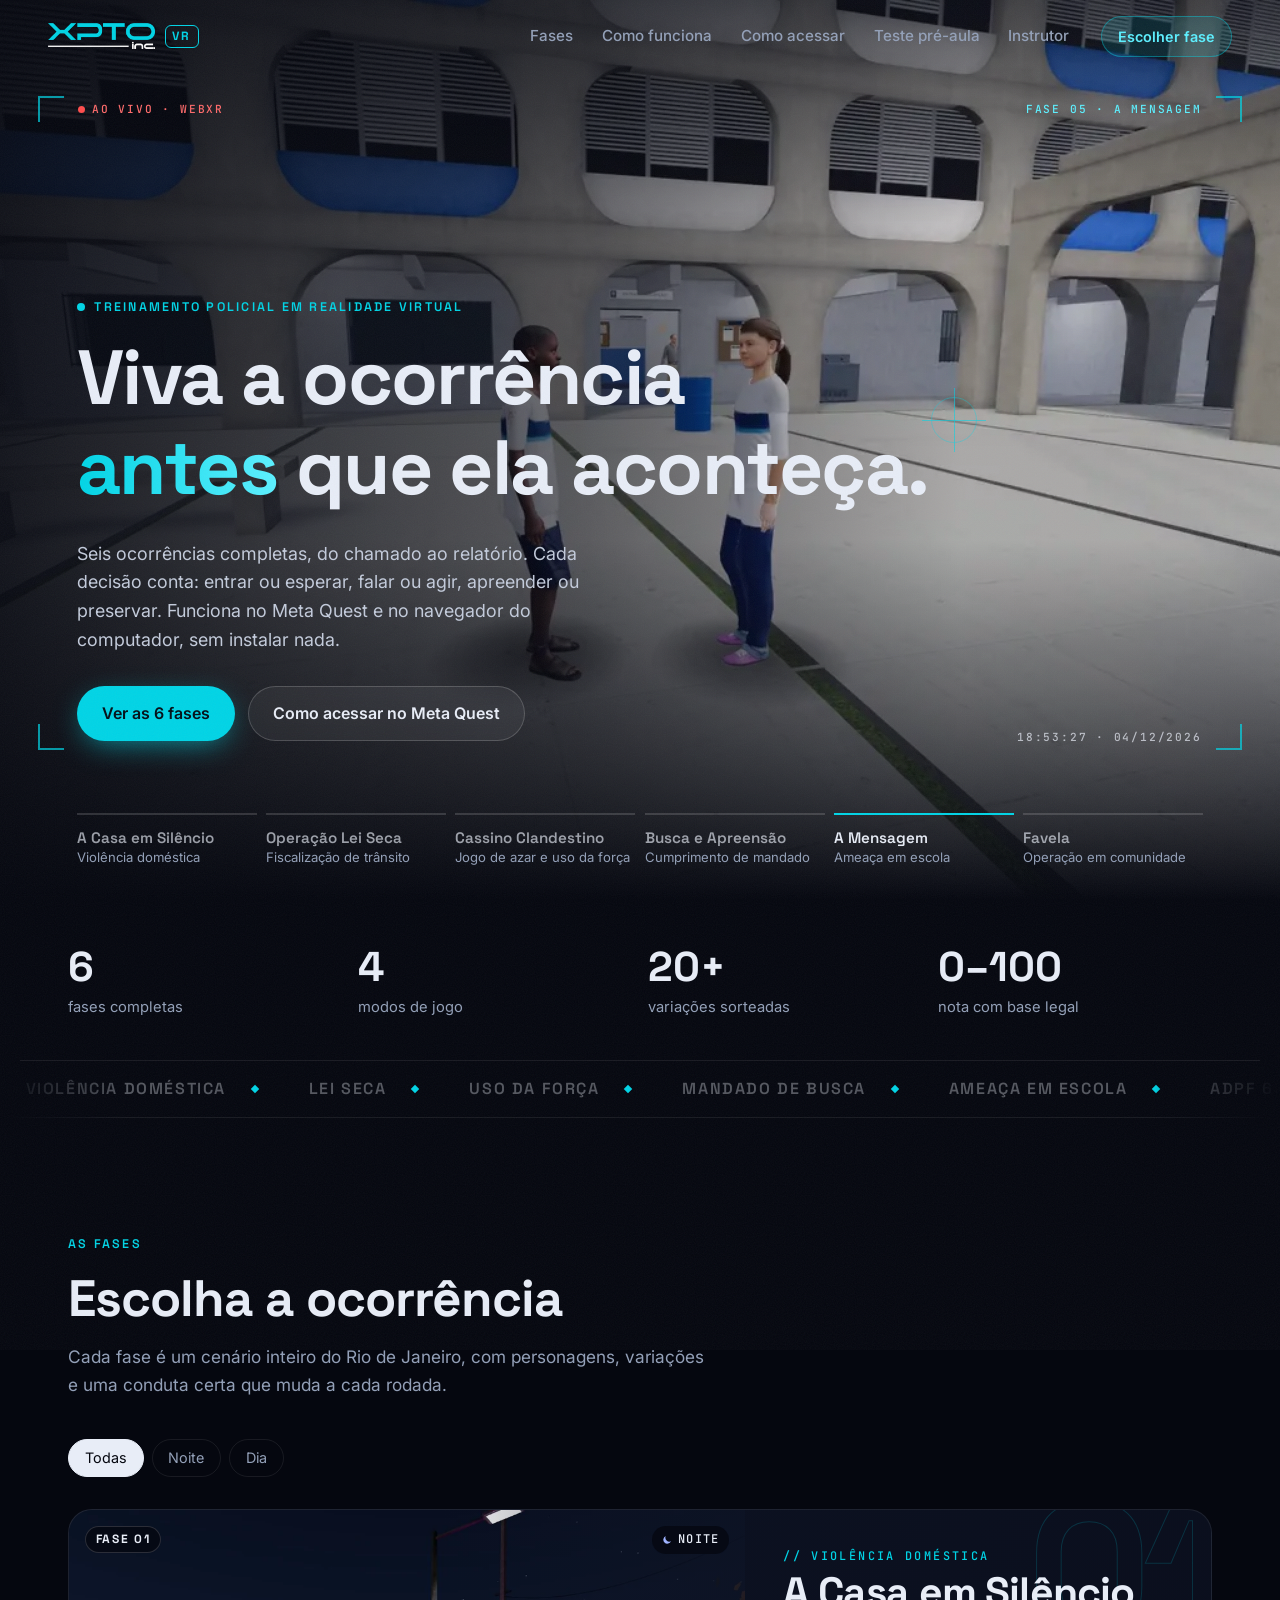
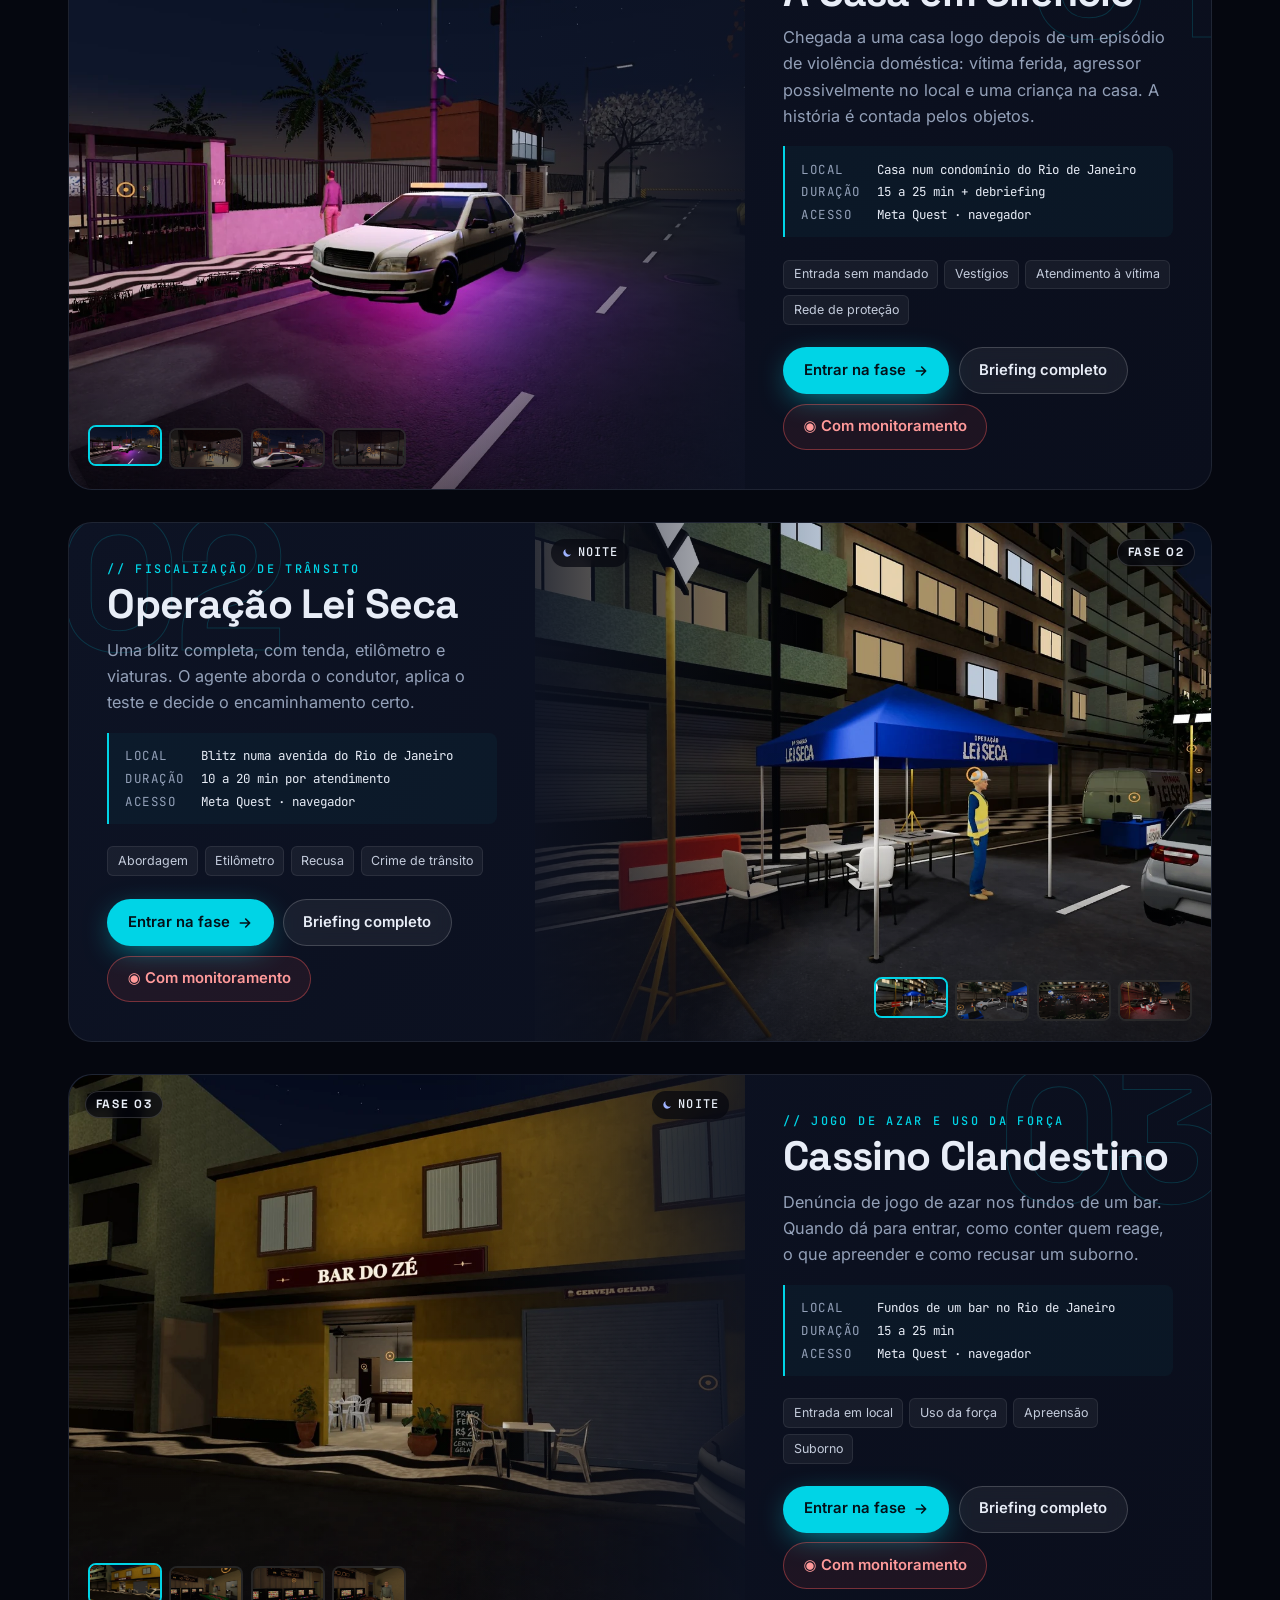
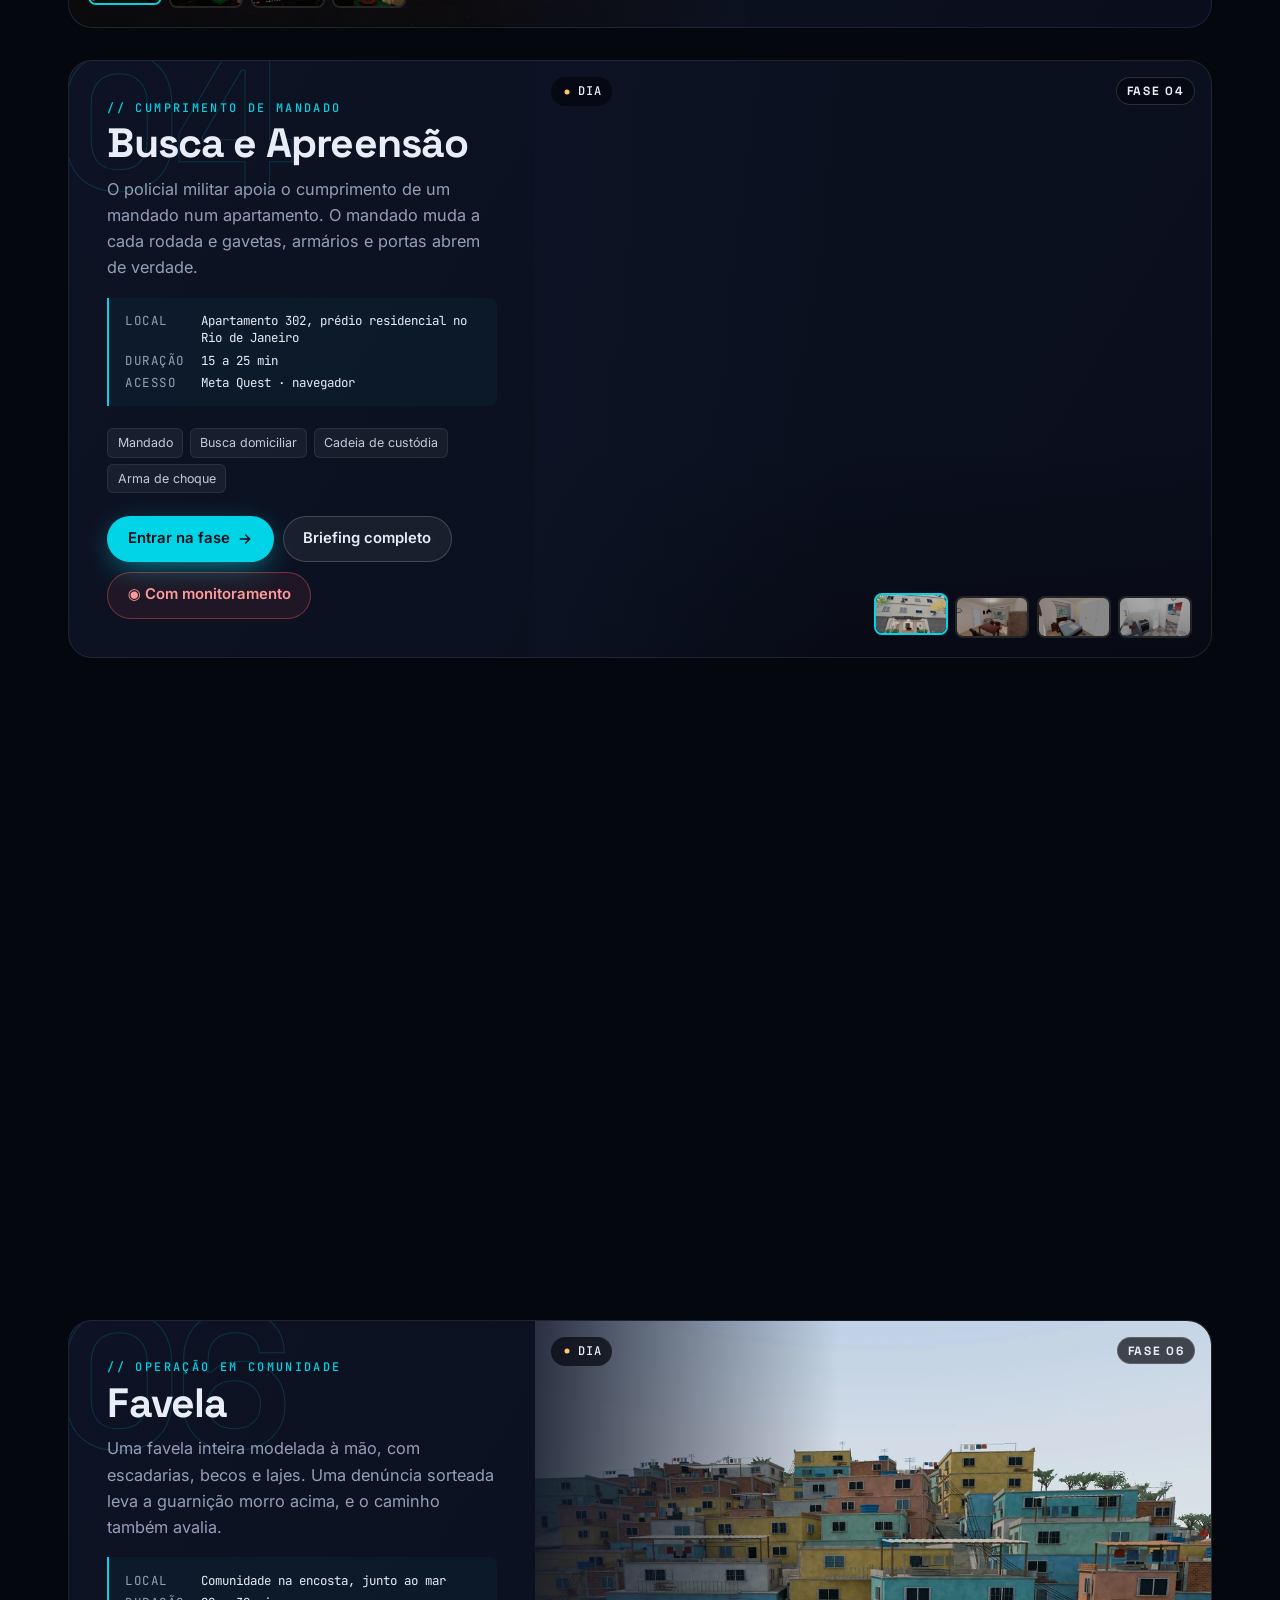
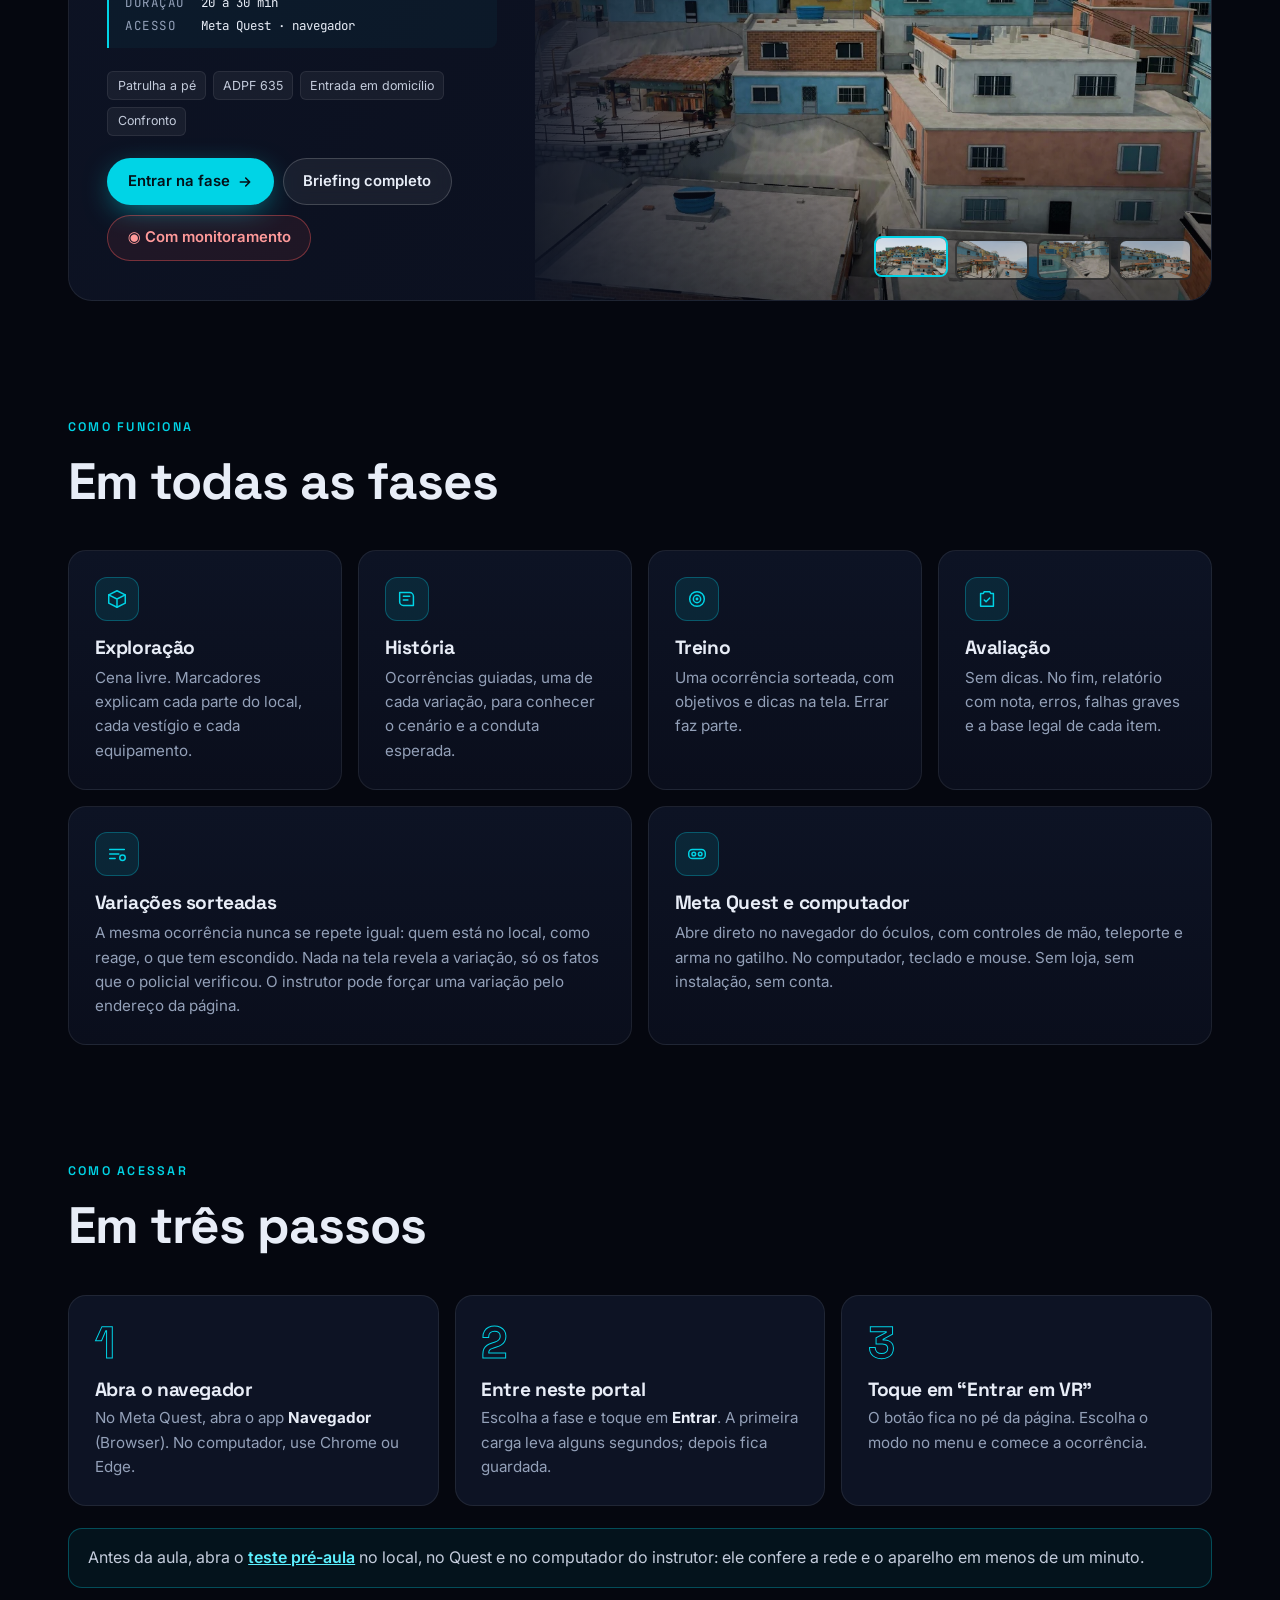
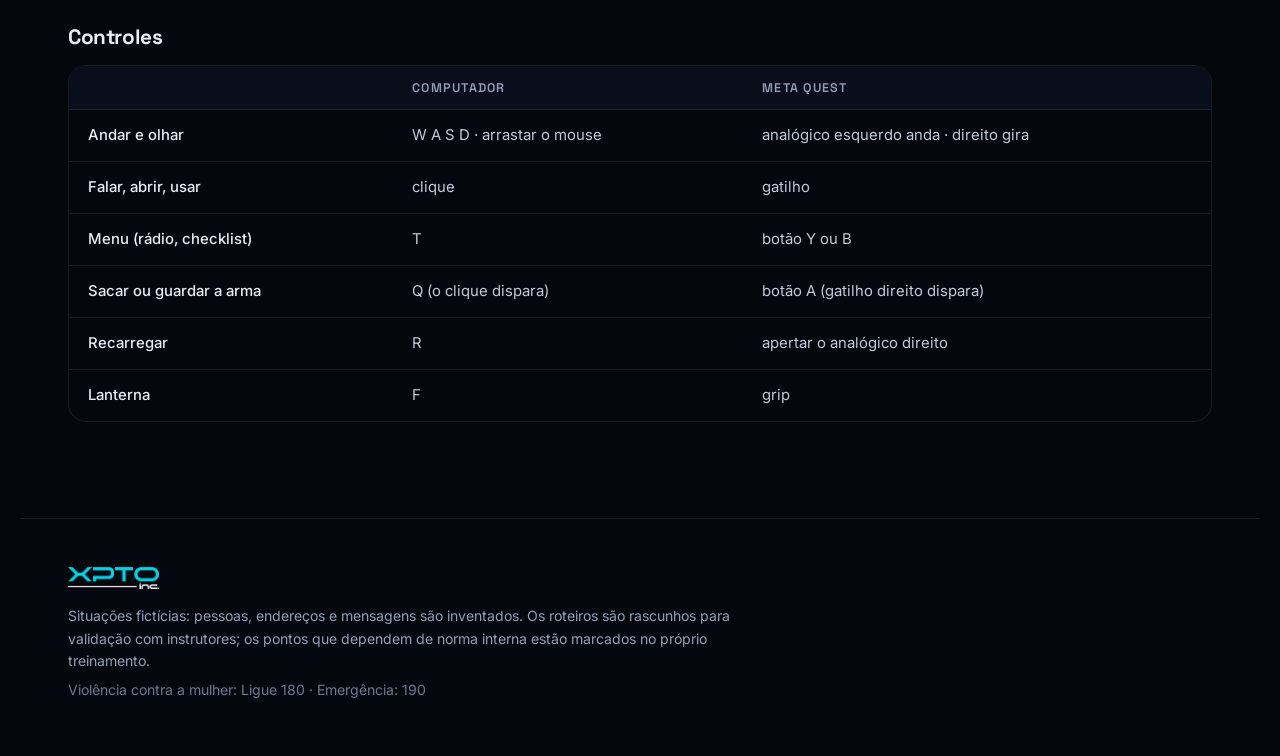
<file: index.html>
<!doctype html>
<html lang="pt-BR">
<head>
<meta charset="utf-8">
<meta name="viewport" content="width=device-width, initial-scale=1">
<title>XPTO VR · Treinamentos em realidade virtual</title>
<meta name="description" content="Portal dos treinamentos policiais em realidade virtual da XPTO: seis ocorrências completas para Meta Quest e navegador.">
<meta property="og:title" content="XPTO VR · Treinamentos em realidade virtual">
<meta property="og:description" content="Seis ocorrências policiais em realidade virtual, no Meta Quest ou no navegador.">
<meta property="og:image" content="img/ciep-0.webp">
<meta name="theme-color" content="#05070f">
<link rel="icon" href="favicon.svg" type="image/svg+xml">
<link rel="preconnect" href="https://fonts.googleapis.com">
<link rel="preconnect" href="https://fonts.gstatic.com" crossorigin>
<link href="https://fonts.googleapis.com/css2?family=Space+Grotesk:wght@500;600;700&family=Inter:wght@400;500;600&family=JetBrains+Mono:wght@400;500&display=swap" rel="stylesheet">
<link rel="stylesheet" href="estilo.css">
<link rel="stylesheet" href="estilo-aaa.css">
<link rel="preload" as="image" href="video/ciep-capa.webp">
</head>
<body class="carregando">

<div class="abertura" id="abertura" aria-hidden="true">
  <img src="img/logo-xpto.png" alt="" width="240" height="58">
  <div class="ab-barra"><span></span></div>
  <p class="ab-txt">INICIALIZANDO TREINAMENTO</p>
</div>
<div class="progresso" id="progresso" aria-hidden="true"></div>
<div class="grao" aria-hidden="true"></div>

<header class="topo" id="topo">
  <a class="marca" href="#inicio" aria-label="XPTO VR, início">
    <img src="img/logo-xpto.png" alt="XPTO inc." width="120" height="29">
    <span class="marca-vr">VR</span>
  </a>
  <nav class="menu" aria-label="Principal">
    <a href="#fases">Fases</a>
    <a href="#recursos">Como funciona</a>
    <a href="#acesso">Como acessar</a>
    <a href="teste.html">Teste pré-aula</a>
    <a href="monitor.html">Instrutor</a>
  </nav>
  <a class="btn btn-pq" href="#fases">Escolher fase</a>
</header>

<main>
  <!-- HERÓI -->
  <section class="heroi" id="inicio">
    <div class="heroi-fundo" id="heroiFundo" aria-hidden="true"></div>
    <div class="heroi-veu" aria-hidden="true"></div>
    <div class="hud" aria-hidden="true">
      <span class="canto c1"></span><span class="canto c2"></span><span class="canto c3"></span><span class="canto c4"></span>
      <div class="hud-sup"><span class="rec"><i></i>AO VIVO · WEBXR</span><span id="hudFase">FASE 05 · A MENSAGEM</span></div>
      <div class="hud-inf"><span id="hudLocal">RIO DE JANEIRO</span><span id="hudHora">--:--:--</span></div>
      <div class="mira"></div>
    </div>
    <div class="heroi-conteudo">
      <p class="sobretitulo rev"><span class="ponto"></span>Treinamento policial em realidade virtual</p>
      <h1 class="rev"><span class="linha"><span>Viva a ocorrência</span></span><span class="linha"><span><em>antes</em> que ela aconteça.</span></span></h1>
      <p class="heroi-texto rev">Seis ocorrências completas, do chamado ao relatório. Cada decisão conta: entrar ou esperar, falar ou agir, apreender ou preservar. Funciona no Meta Quest e no navegador do computador, sem instalar nada.</p>
      <div class="heroi-acoes rev">
        <a class="btn btn-prim" href="#fases">Ver as 6 fases</a>
        <a class="btn btn-sec" href="#acesso">Como acessar no Meta Quest</a>
      </div>
    </div>
    <div class="heroi-trilha" id="heroiTrilha" role="tablist" aria-label="Cenários em destaque"></div>
  </section>

  <!-- NÚMEROS -->
  <section class="numeros" aria-label="Resumo">
    <div class="surge"><strong data-conta="6">6</strong><span>fases completas</span></div>
    <div class="surge"><strong data-conta="4">4</strong><span>modos de jogo</span></div>
    <div class="surge"><strong data-conta="20" data-suf="+">20+</strong><span>variações sorteadas</span></div>
    <div class="surge"><strong>0–100</strong><span>nota com base legal</span></div>
  </section>
  <div class="faixa" aria-hidden="true"><div class="faixa-trilho" id="faixa"></div></div>

  <!-- FASES -->
  <section class="secao" id="fases">
    <div class="secao-cab">
      <p class="sobretitulo">As fases</p>
      <h2>Escolha a ocorrência</h2>
      <p>Cada fase é um cenário inteiro do Rio de Janeiro, com personagens, variações e uma conduta certa que muda a cada rodada.</p>
    </div>
    <div class="filtros" id="filtros" role="group" aria-label="Filtrar fases">
      <button class="filtro ativo" data-f="todas">Todas</button>
      <button class="filtro" data-f="Noite">Noite</button>
      <button class="filtro" data-f="Dia">Dia</button>
    </div>
    <div class="fases" id="listaFases"></div>
  </section>

  <!-- RECURSOS -->
  <section class="secao recursos" id="recursos">
    <div class="secao-cab">
      <p class="sobretitulo">Como funciona</p>
      <h2>Em todas as fases</h2>
    </div>
    <div class="grade-recursos">
      <article class="recurso">
        <div class="rec-ic" aria-hidden="true"><svg viewBox="0 0 24 24"><path d="M12 3l9 4.5v9L12 21l-9-4.5v-9z"/><path d="M3 7.5l9 4.5 9-4.5M12 12v9"/></svg></div>
        <h3>Exploração</h3><p>Cena livre. Marcadores explicam cada parte do local, cada vestígio e cada equipamento.</p>
      </article>
      <article class="recurso">
        <div class="rec-ic" aria-hidden="true"><svg viewBox="0 0 24 24"><path d="M4 5h11a4 4 0 014 4v10H8a4 4 0 01-4-4z"/><path d="M8 9h7M8 13h5"/></svg></div>
        <h3>História</h3><p>Ocorrências guiadas, uma de cada variação, para conhecer o cenário e a conduta esperada.</p>
      </article>
      <article class="recurso">
        <div class="rec-ic" aria-hidden="true"><svg viewBox="0 0 24 24"><circle cx="12" cy="12" r="8"/><circle cx="12" cy="12" r="4"/><circle cx="12" cy="12" r=".8"/></svg></div>
        <h3>Treino</h3><p>Uma ocorrência sorteada, com objetivos e dicas na tela. Errar faz parte.</p>
      </article>
      <article class="recurso">
        <div class="rec-ic" aria-hidden="true"><svg viewBox="0 0 24 24"><path d="M9 4h6l1 2h3v14H5V6h3z"/><path d="M9 13l2 2 4-4"/></svg></div>
        <h3>Avaliação</h3><p>Sem dicas. No fim, relatório com nota, erros, falhas graves e a base legal de cada item.</p>
      </article>
      <article class="recurso largo">
        <div class="rec-ic" aria-hidden="true"><svg viewBox="0 0 24 24"><path d="M4 7h16M4 12h10M4 17h6"/><circle cx="18" cy="16" r="3"/></svg></div>
        <h3>Variações sorteadas</h3><p>A mesma ocorrência nunca se repete igual: quem está no local, como reage, o que tem escondido. Nada na tela revela a variação, só os fatos que o policial verificou. O instrutor pode forçar uma variação pelo endereço da página.</p>
      </article>
      <article class="recurso largo">
        <div class="rec-ic" aria-hidden="true"><svg viewBox="0 0 24 24"><rect x="3" y="7" width="18" height="10" rx="4"/><circle cx="8.5" cy="12" r="2"/><circle cx="15.5" cy="12" r="2"/></svg></div>
        <h3>Meta Quest e computador</h3><p>Abre direto no navegador do óculos, com controles de mão, teleporte e arma no gatilho. No computador, teclado e mouse. Sem loja, sem instalação, sem conta.</p>
      </article>
    </div>
  </section>

  <!-- ACESSO -->
  <section class="secao acesso" id="acesso">
    <div class="secao-cab">
      <p class="sobretitulo">Como acessar</p>
      <h2>Em três passos</h2>
    </div>
    <ol class="passos">
      <li><span class="passo-n">1</span><h3>Abra o navegador</h3><p>No Meta Quest, abra o app <b>Navegador</b> (Browser). No computador, use Chrome ou Edge.</p></li>
      <li><span class="passo-n">2</span><h3>Entre neste portal</h3><p>Escolha a fase e toque em <b>Entrar</b>. A primeira carga leva alguns segundos; depois fica guardada.</p></li>
      <li><span class="passo-n">3</span><h3>Toque em “Entrar em VR”</h3><p>O botão fica no pé da página. Escolha o modo no menu e comece a ocorrência.</p></li>
    </ol>
    <p class="pre-aula">Antes da aula, abra o <a href="teste.html">teste pré-aula</a> no local, no Quest e no computador do instrutor: ele confere a rede e o aparelho em menos de um minuto.</p>
    <div class="controles">
      <h3>Controles</h3>
      <div class="tabela-rol">
      <table>
        <thead><tr><th></th><th>Computador</th><th>Meta Quest</th></tr></thead>
        <tbody>
          <tr><td>Andar e olhar</td><td>W A S D · arrastar o mouse</td><td>analógico esquerdo anda · direito gira</td></tr>
          <tr><td>Falar, abrir, usar</td><td>clique</td><td>gatilho</td></tr>
          <tr><td>Menu (rádio, checklist)</td><td>T</td><td>botão Y ou B</td></tr>
          <tr><td>Sacar ou guardar a arma</td><td>Q (o clique dispara)</td><td>botão A (gatilho direito dispara)</td></tr>
          <tr><td>Recarregar</td><td>R</td><td>apertar o analógico direito</td></tr>
          <tr><td>Lanterna</td><td>F</td><td>grip</td></tr>
        </tbody>
      </table>
      </div>
    </div>
  </section>
</main>

<footer class="rodape">
  <img src="img/logo-xpto.png" alt="XPTO inc." width="100" height="24">
  <p>Situações fictícias: pessoas, endereços e mensagens são inventados. Os roteiros são rascunhos para validação com instrutores; os pontos que dependem de norma interna estão marcados no próprio treinamento.</p>
  <p class="rod-pq">Violência contra a mulher: Ligue 180 · Emergência: 190</p>
</footer>

<!-- DETALHE DA FASE -->
<div class="painel" id="painel" role="dialog" aria-modal="true" aria-labelledby="pTitulo" hidden>
  <div class="painel-fundo" data-fechar></div>
  <article class="painel-caixa">
    <button class="fechar" data-fechar aria-label="Fechar">×</button>
    <div class="galeria">
      <img id="pFoto" alt="">
      <button class="gal-seta esq" id="galEsq" aria-label="Foto anterior">‹</button>
      <button class="gal-seta dir" id="galDir" aria-label="Próxima foto">›</button>
      <div class="gal-miniaturas" id="pMinis"></div>
    </div>
    <div class="painel-corpo">
      <p class="sobretitulo" id="pFase"></p>
      <h2 id="pTitulo"></h2>
      <ul class="fichas" id="pFicha"></ul>
      <p class="p-ocorrencia" id="pOcorrencia"></p>
      <div class="p-entrar">
        <a class="btn btn-prim" id="pEntrar" target="_blank" rel="noopener">Entrar no treinamento</a>
        <button class="btn btn-sec" id="pCopiar">Copiar link</button>
        <a class="btn btn-mon" id="pMonitor" target="_blank" rel="noopener" hidden>◉ Com monitoramento</a>
      </div>
      <div class="p-colunas">
        <section><h3>O que você treina</h3><ul class="lista-check" id="pTreina"></ul></section>
        <section>
          <div id="pVarBloco"><h3>Variações sorteadas</h3><ul class="lista-pt" id="pVar"></ul></div>
          <h3>Modos</h3><ul class="lista-pt" id="pModos"></ul>
          <h3>Base legal</h3><ul class="etiquetas" id="pBase"></ul>
        </section>
      </div>
      <p class="aviso" id="pSensivel"></p>
    </div>
  </article>
</div>

<script src="dados.js"></script>
<script src="portal.js"></script>
</body>
</html>
</file>
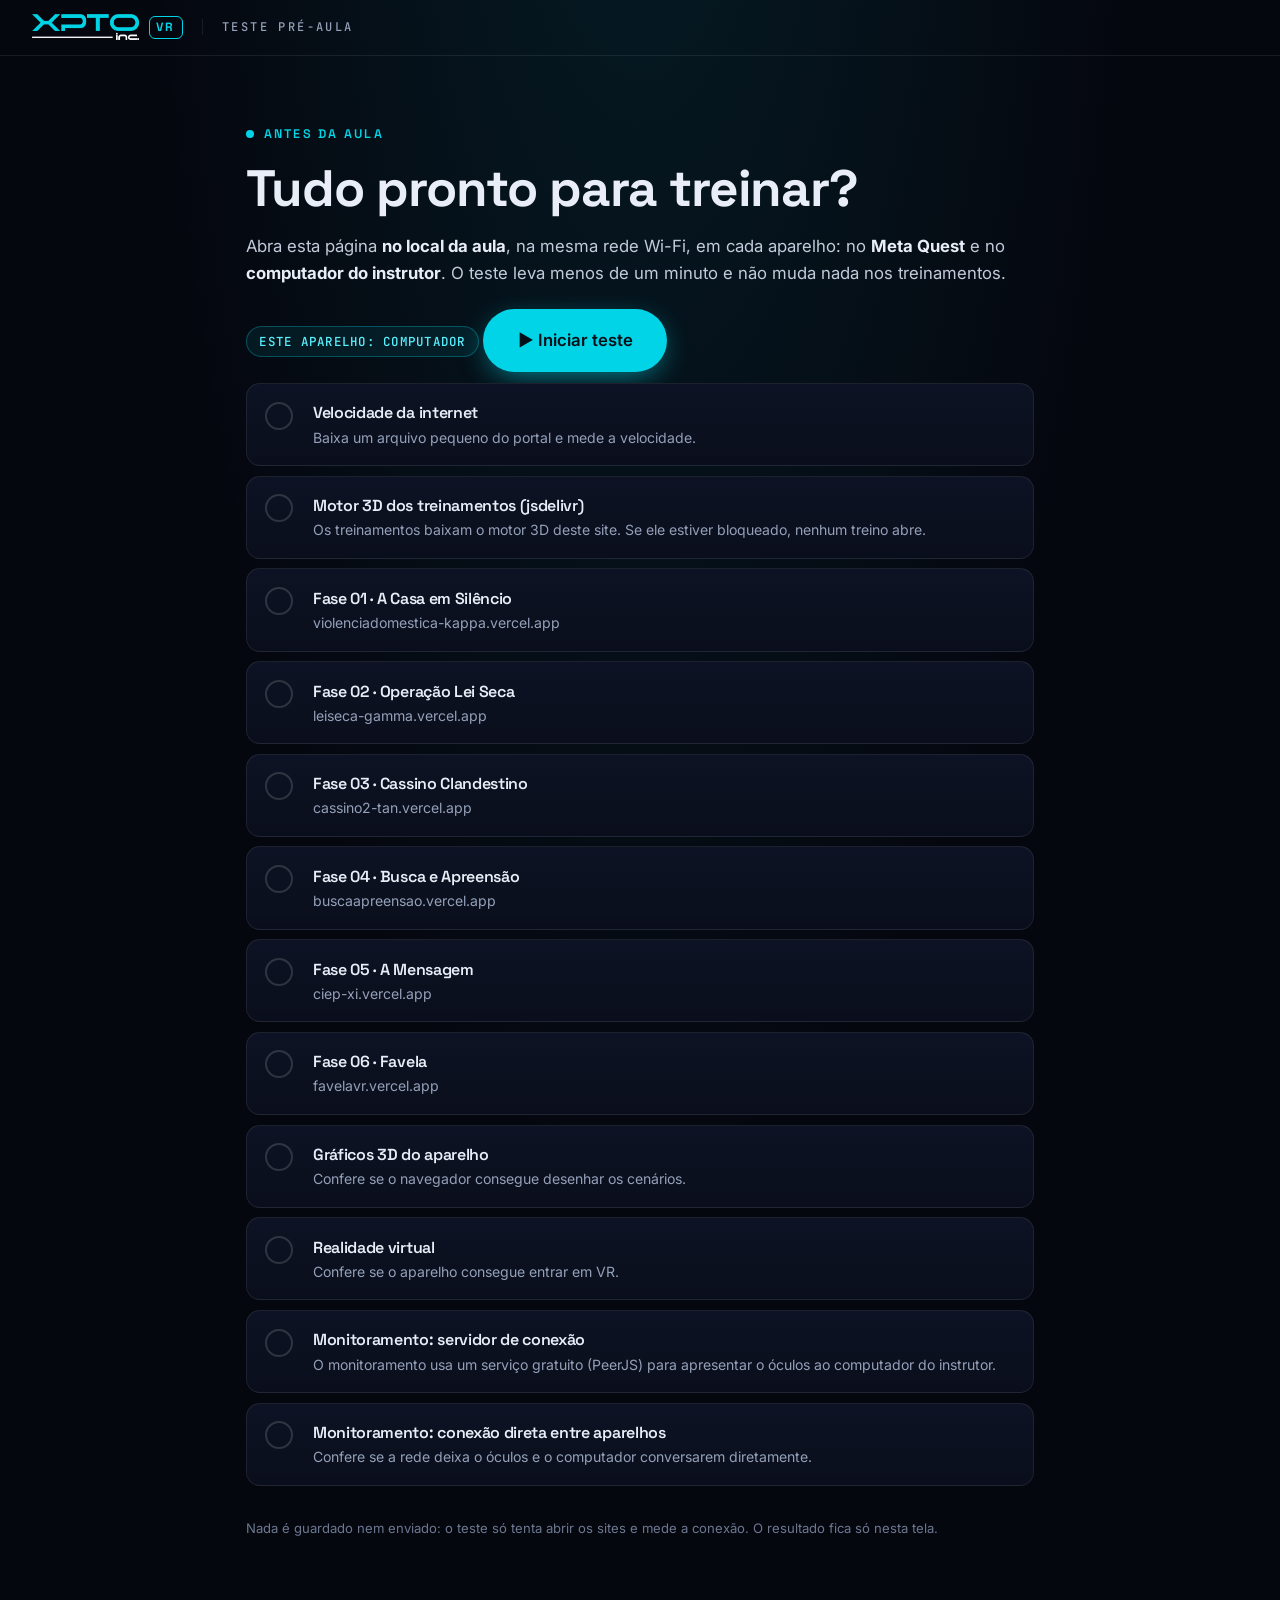
<file: teste.html>
<!doctype html>
<html lang="pt-BR">
<head>
<meta charset="utf-8">
<meta name="viewport" content="width=device-width, initial-scale=1">
<title>Teste pré-aula · XPTO VR</title>
<meta name="description" content="Verifica, antes da aula, se a rede e o aparelho estão prontos para os treinamentos em realidade virtual.">
<meta name="robots" content="noindex">
<meta name="theme-color" content="#05070f">
<link rel="icon" href="favicon.svg" type="image/svg+xml">
<link rel="preconnect" href="https://fonts.googleapis.com">
<link rel="preconnect" href="https://fonts.gstatic.com" crossorigin>
<link href="https://fonts.googleapis.com/css2?family=Space+Grotesk:wght@500;600;700&family=Inter:wght@400;500;600&family=JetBrains+Mono:wght@400;500&display=swap" rel="stylesheet">
<link rel="stylesheet" href="estilo.css">
<link rel="stylesheet" href="teste.css">
</head>
<body class="pagina-teste">

<header class="t-topo">
  <a class="marca" href="./" aria-label="Voltar ao portal">
    <img src="img/logo-xpto.png" alt="XPTO inc." width="110" height="27">
    <span class="marca-vr">VR</span>
  </a>
  <span class="t-titulo">Teste pré-aula</span>
</header>

<main class="t-main">
  <section class="t-intro">
    <p class="sobretitulo"><span class="ponto"></span>Antes da aula</p>
    <h1>Tudo pronto para treinar?</h1>
    <p class="t-lead">Abra esta página <b>no local da aula</b>, na mesma rede Wi-Fi, em cada aparelho: no <b>Meta Quest</b> e no <b>computador do instrutor</b>. O teste leva menos de um minuto e não muda nada nos treinamentos.</p>
    <div class="t-aparelho" id="aparelho"></div>
    <button class="btn btn-prim t-iniciar" id="iniciar" type="button">▶ Iniciar teste</button>
  </section>

  <section class="t-resumo" id="resumo" hidden aria-live="polite">
    <div class="t-selo" id="selo"></div>
    <div>
      <h2 id="resumoTitulo"></h2>
      <p id="resumoTexto"></p>
    </div>
  </section>

  <ol class="t-lista" id="lista"></ol>

  <div class="t-acoes" id="acoes" hidden>
    <button class="btn btn-sec" id="copiar" type="button">Copiar resultado</button>
    <button class="btn btn-sec" id="repetir" type="button">Testar de novo</button>
  </div>

  <p class="t-nota">Nada é guardado nem enviado: o teste só tenta abrir os sites e mede a conexão. O resultado fica só nesta tela.</p>
</main>

<script src="dados.js"></script>
<script src="teste.js"></script>
</body>
</html>
</file>
<file: estilo.css>
:root{
  --fundo:#05070f; --fundo2:#0a0e1c; --cartao:#0d1324; --linha:rgba(255,255,255,.08);
  --texto:#e8edf7; --suave:#93a0b8; --ciano:#00d4e6; --ciano2:#5cf0ff; --marinho:#0a0f3c;
  --ambar:#ffb547; --raio:18px; --largura:1240px;
  --f-tit:'Space Grotesk',system-ui,sans-serif; --f-txt:'Inter',system-ui,sans-serif;
}
*{box-sizing:border-box}
html{scroll-behavior:smooth;scroll-padding-top:80px}
body{margin:0;background:var(--fundo);color:var(--texto);font:16px/1.6 var(--f-txt);-webkit-font-smoothing:antialiased;overflow-x:hidden}
img{max-width:100%;display:block}
a{color:inherit}
h1,h2,h3{font-family:var(--f-tit);line-height:1.1;margin:0;letter-spacing:-.02em}
button{font:inherit;color:inherit;cursor:pointer}
:focus-visible{outline:2px solid var(--ciano);outline-offset:3px;border-radius:6px}

/* botões */
.btn{display:inline-flex;align-items:center;gap:.5em;padding:.85em 1.5em;border-radius:999px;font-weight:600;text-decoration:none;border:1px solid transparent;transition:transform .2s,background .2s,box-shadow .2s,border-color .2s;white-space:nowrap}
.btn:hover{transform:translateY(-2px)}
.btn-prim{background:var(--ciano);color:#031018;box-shadow:0 8px 30px -8px rgba(0,212,230,.7)}
.btn-prim:hover{background:var(--ciano2);box-shadow:0 12px 40px -8px rgba(0,212,230,.9)}
.btn-sec{background:rgba(255,255,255,.06);border-color:rgba(255,255,255,.18);backdrop-filter:blur(8px)}
.btn-sec:hover{border-color:var(--ciano)}
.btn-pq{padding:.55em 1.1em;font-size:.9rem;background:rgba(0,212,230,.12);border-color:rgba(0,212,230,.4);color:var(--ciano2)}

/* topo */
.topo{position:fixed;inset:0 0 auto;z-index:20;display:flex;align-items:center;gap:2rem;padding:1rem clamp(16px,4vw,48px);transition:background .3s,backdrop-filter .3s,border-color .3s;border-bottom:1px solid transparent}
.topo.rolou{background:rgba(5,7,15,.78);backdrop-filter:blur(14px);border-color:var(--linha)}
.marca{display:flex;align-items:center;gap:.6rem;text-decoration:none}
.marca img{height:26px;width:auto}
.marca-vr{font:700 .75rem var(--f-tit);letter-spacing:.15em;padding:.2em .55em;border:1px solid var(--ciano);color:var(--ciano);border-radius:6px}
.menu{display:flex;gap:1.8rem;margin-left:auto}
.menu a{text-decoration:none;color:var(--suave);font-weight:500;font-size:.95rem;transition:color .2s}
.menu a:hover{color:var(--texto)}

/* herói */
.heroi{position:relative;min-height:100svh;display:flex;flex-direction:column;justify-content:flex-end;padding:110px clamp(16px,6vw,80px) 2rem;overflow:hidden}
.heroi-fundo{position:absolute;inset:0}
.heroi-fundo img{position:absolute;inset:0;width:100%;height:100%;object-fit:cover;opacity:0;transform:scale(1.08);transition:opacity 1.4s ease,transform 7s linear}
.heroi-fundo img.ativa{opacity:1;transform:scale(1)}
.heroi-veu{position:absolute;inset:0;background:linear-gradient(90deg,rgba(5,7,15,.92) 0%,rgba(5,7,15,.55) 45%,rgba(5,7,15,.1) 75%),linear-gradient(0deg,var(--fundo) 0%,rgba(5,7,15,0) 40%),linear-gradient(180deg,rgba(5,7,15,.6),rgba(5,7,15,0) 25%)}
.heroi-conteudo{position:relative;max-width:860px;margin-bottom:clamp(2rem,8vh,6rem)}
.sobretitulo{display:inline-flex;align-items:center;gap:.6rem;font:600 .78rem var(--f-tit);letter-spacing:.18em;text-transform:uppercase;color:var(--ciano);margin:0 0 1.2rem}
.ponto{width:8px;height:8px;border-radius:50%;background:var(--ciano);box-shadow:0 0 0 0 rgba(0,212,230,.7);animation:pulso 2s infinite}
@keyframes pulso{70%{box-shadow:0 0 0 10px rgba(0,212,230,0)}100%{box-shadow:0 0 0 0 rgba(0,212,230,0)}}
.heroi h1{font-size:clamp(2.4rem,6vw,5.2rem);font-weight:700}
@media (max-width:560px){.heroi h1 br{display:none}.sobretitulo{font-size:.7rem;letter-spacing:.14em}}
.heroi h1 em{font-style:normal;background:linear-gradient(90deg,var(--ciano),var(--ciano2));-webkit-background-clip:text;background-clip:text;color:transparent}
.heroi-texto{font-size:clamp(1rem,1.4vw,1.15rem);color:#c3cbdb;max-width:560px;margin:1.5rem 0 2rem}
.heroi-acoes{display:flex;flex-wrap:wrap;gap:.8rem}
.heroi-trilha{position:relative;display:grid;grid-template-columns:repeat(6,1fr);gap:.6rem}
.trilha-it{background:none;border:0;padding:.8rem 0 0;text-align:left;border-top:2px solid rgba(255,255,255,.15);position:relative;color:var(--suave);font-size:.82rem;transition:color .3s}
.trilha-it b{display:block;font:600 .95rem var(--f-tit);color:var(--texto);opacity:.65;transition:opacity .3s}
.trilha-it::before{content:"";position:absolute;left:0;top:-2px;height:2px;width:0;background:var(--ciano)}
.trilha-it.ativa::before{animation:enche var(--dur,6s) linear forwards}
.trilha-it.ativa b,.trilha-it:hover b{opacity:1}
@keyframes enche{to{width:100%}}

/* números */
.numeros{display:grid;grid-template-columns:repeat(4,1fr);max-width:var(--largura);margin:0 auto;padding:2.5rem clamp(16px,4vw,48px);gap:1rem;border-bottom:1px solid var(--linha)}
.numeros div{display:flex;flex-direction:column;gap:.2rem}
.numeros strong{font:700 clamp(1.8rem,3.5vw,2.6rem) var(--f-tit);color:var(--texto)}
.numeros span{color:var(--suave);font-size:.92rem}

/* seções */
.secao{max-width:var(--largura);margin:0 auto;padding:clamp(4rem,10vw,7rem) clamp(16px,4vw,48px) 0}
.secao-cab{max-width:640px;margin-bottom:2.5rem}
.secao-cab h2{font-size:clamp(2rem,4.5vw,3.2rem)}
.secao-cab p:not(.sobretitulo){color:var(--suave);font-size:1.08rem;margin:1rem 0 0}

.filtros{display:flex;gap:.5rem;margin-bottom:2rem}
.filtro{background:transparent;border:1px solid var(--linha);padding:.45em 1.1em;border-radius:999px;color:var(--suave);font-size:.9rem;transition:all .2s}
.filtro:hover{color:var(--texto);border-color:rgba(255,255,255,.3)}
.filtro.ativo{background:var(--texto);color:var(--fundo);border-color:var(--texto)}

/* cartões de fase */
.fases{display:grid;grid-template-columns:repeat(2,1fr);gap:1.5rem}
.fase{position:relative;border-radius:var(--raio);overflow:hidden;background:var(--cartao);border:1px solid var(--linha);display:flex;flex-direction:column;transition:transform .35s cubic-bezier(.2,.8,.2,1),border-color .35s,box-shadow .35s;opacity:0;transform:translateY(24px)}
.fase.visivel{opacity:1;transform:none}
.fase:hover{transform:translateY(-6px);border-color:rgba(0,212,230,.45);box-shadow:0 30px 60px -30px rgba(0,212,230,.35)}
.fase.oculta{display:none}
.fase-img{position:relative;aspect-ratio:16/9;overflow:hidden;cursor:pointer}
.fase-img img{width:100%;height:100%;object-fit:cover;transition:transform .8s cubic-bezier(.2,.8,.2,1),opacity .5s}
.fase-img img.alt{position:absolute;inset:0;opacity:0}
.fase:hover .fase-img img{transform:scale(1.06)}
.fase:hover .fase-img img.alt{opacity:1}
.fase-img::after{content:"";position:absolute;inset:0;background:linear-gradient(0deg,var(--cartao) 0%,rgba(13,19,36,0) 45%)}
.fase-n{position:absolute;top:1rem;left:1rem;z-index:1;font:700 .75rem var(--f-tit);letter-spacing:.14em;background:rgba(5,7,15,.7);backdrop-filter:blur(6px);padding:.4em .8em;border-radius:999px;border:1px solid rgba(255,255,255,.15)}
.fase-periodo{position:absolute;top:1rem;right:1rem;z-index:1;font-size:.75rem;font-weight:600;padding:.4em .8em;border-radius:999px;background:rgba(5,7,15,.7);backdrop-filter:blur(6px);display:flex;gap:.4em;align-items:center}
.fase-corpo{padding:0 1.6rem 1.6rem;margin-top:-1.5rem;position:relative;display:flex;flex-direction:column;flex:1}
.fase-tema{color:var(--ciano);font:600 .8rem var(--f-tit);letter-spacing:.12em;text-transform:uppercase}
.fase h3{font-size:1.75rem;margin:.35rem 0 .6rem}
.fase-resumo{color:var(--suave);margin:0 0 1.1rem;font-size:.97rem}
.cobre{list-style:none;padding:0;margin:0 0 1.4rem;display:flex;flex-wrap:wrap;gap:.4rem}
.cobre li{font-size:.78rem;padding:.3em .75em;border-radius:6px;background:rgba(255,255,255,.05);border:1px solid var(--linha);color:#c3cbdb}
.fase-acoes{display:flex;gap:.6rem;margin-top:auto;flex-wrap:wrap}
.fase-acoes .btn{padding:.7em 1.3em;font-size:.93rem}

/* recursos */
.grade-recursos{display:grid;grid-template-columns:repeat(4,1fr);gap:1rem}
.recurso{background:linear-gradient(180deg,var(--cartao),var(--fundo2));border:1px solid var(--linha);border-radius:var(--raio);padding:1.6rem}
.recurso.largo{grid-column:span 2}
.recurso h3{font-size:1.2rem;margin:1rem 0 .5rem}
.recurso p{color:var(--suave);margin:0;font-size:.95rem}
.rec-ic{width:44px;height:44px;border-radius:12px;display:grid;place-items:center;background:rgba(0,212,230,.1);border:1px solid rgba(0,212,230,.3)}
.rec-ic svg{width:22px;height:22px;fill:none;stroke:var(--ciano);stroke-width:1.6;stroke-linecap:round;stroke-linejoin:round}

/* acesso */
.passos{list-style:none;padding:0;margin:0 0 3rem;display:grid;grid-template-columns:repeat(3,1fr);gap:1rem;counter-reset:p}
.passos li{position:relative;padding:1.6rem;border-radius:var(--raio);border:1px solid var(--linha);background:var(--cartao)}
.passo-n{font:700 2.8rem var(--f-tit);color:transparent;-webkit-text-stroke:1px var(--ciano);line-height:1}
.passos h3{font-size:1.2rem;margin:.8rem 0 .4rem}
.passos p{margin:0;color:var(--suave);font-size:.95rem}
.passos b{color:var(--texto)}
.controles h3{font-size:1.3rem;margin-bottom:1rem}
.tabela-rol{overflow-x:auto;border:1px solid var(--linha);border-radius:var(--raio)}
table{width:100%;border-collapse:collapse;font-size:.93rem;min-width:560px}
th,td{padding:.85rem 1.2rem;text-align:left;border-bottom:1px solid var(--linha)}
th{font:600 .78rem var(--f-tit);letter-spacing:.1em;text-transform:uppercase;color:var(--suave);background:var(--fundo2)}
td:first-child{color:var(--texto);font-weight:500}
td{color:#c3cbdb}
tr:last-child td{border-bottom:0}

/* rodapé */
.rodape{max-width:var(--largura);margin:6rem auto 0;padding:3rem clamp(16px,4vw,48px);border-top:1px solid var(--linha);color:var(--suave);font-size:.88rem}
.rodape img{height:22px;width:auto;margin-bottom:1rem}
.rodape p{max-width:720px;margin:.4rem 0}
.rod-pq{color:#6d7890}

/* painel de detalhe */
.painel{position:fixed;inset:0;z-index:50;display:flex;align-items:center;justify-content:center;padding:clamp(0px,3vw,40px)}
.painel[hidden]{display:none}
.painel-fundo{position:absolute;inset:0;background:rgba(2,3,8,.8);backdrop-filter:blur(10px);animation:aparece .3s}
.painel-caixa{position:relative;width:min(1080px,100%);max-height:100%;overflow-y:auto;background:var(--fundo2);border:1px solid var(--linha);border-radius:var(--raio);animation:sobe .4s cubic-bezier(.2,.8,.2,1);overscroll-behavior:contain}
@keyframes aparece{from{opacity:0}}
@keyframes sobe{from{opacity:0;transform:translateY(30px) scale(.98)}}
.fechar{position:absolute;top:.9rem;right:.9rem;z-index:3;width:42px;height:42px;border-radius:50%;border:1px solid rgba(255,255,255,.2);background:rgba(5,7,15,.7);backdrop-filter:blur(6px);font-size:1.6rem;line-height:1}
.fechar:hover{border-color:var(--ciano)}
.galeria{position:relative;aspect-ratio:16/9;background:#000}
.galeria>img{width:100%;height:100%;object-fit:cover;transition:opacity .3s}
.gal-seta{position:absolute;top:50%;transform:translateY(-50%);width:44px;height:44px;border-radius:50%;border:1px solid rgba(255,255,255,.2);background:rgba(5,7,15,.6);font-size:1.6rem;line-height:1}
.gal-seta.esq{left:1rem}.gal-seta.dir{right:1rem}
.gal-seta:hover{border-color:var(--ciano)}
.gal-miniaturas{position:absolute;bottom:1rem;left:50%;transform:translateX(-50%);display:flex;gap:.4rem;padding:.4rem;border-radius:12px;background:rgba(5,7,15,.6);backdrop-filter:blur(8px)}
.gal-miniaturas button{padding:0;border:2px solid transparent;border-radius:7px;overflow:hidden;width:64px;aspect-ratio:16/9;opacity:.6;transition:all .2s;background:none}
.gal-miniaturas button.ativa{border-color:var(--ciano);opacity:1}
.gal-miniaturas img{width:100%;height:100%;object-fit:cover}
.painel-corpo{padding:clamp(1.4rem,4vw,2.6rem)}
.painel-corpo h2{font-size:clamp(2rem,4vw,2.8rem)}
.painel-corpo .sobretitulo{margin-bottom:.6rem}
.fichas{list-style:none;padding:0;margin:1.2rem 0;display:flex;flex-wrap:wrap;gap:.5rem}
.fichas li{font-size:.85rem;padding:.4em .9em;border-radius:999px;background:rgba(255,255,255,.05);border:1px solid var(--linha);color:#c3cbdb}
.fichas b{color:var(--texto);font-weight:600}
.p-ocorrencia{font-size:1.05rem;color:#c3cbdb;max-width:780px}
.p-entrar{display:flex;gap:.7rem;flex-wrap:wrap;margin:1.6rem 0 2.2rem}
.p-colunas{display:grid;grid-template-columns:1.15fr 1fr;gap:2.5rem;border-top:1px solid var(--linha);padding-top:2rem}
.p-colunas h3{font-size:1rem;letter-spacing:.06em;text-transform:uppercase;color:var(--suave);margin:0 0 .9rem}
.p-colunas section>h3:not(:first-child),.p-colunas section>div+h3{margin-top:1.8rem}
.lista-check,.lista-pt{list-style:none;padding:0;margin:0;display:grid;gap:.7rem}
.lista-check li{position:relative;padding-left:1.9rem;font-size:.96rem}
.lista-check li::before{content:"";position:absolute;left:0;top:.3em;width:1.1rem;height:1.1rem;border-radius:50%;background:rgba(0,212,230,.15) url("data:image/svg+xml,%3Csvg xmlns='http://www.w3.org/2000/svg' viewBox='0 0 16 16'%3E%3Cpath d='M4 8.5l2.5 2.5L12 5.5' fill='none' stroke='%2300d4e6' stroke-width='2' stroke-linecap='round' stroke-linejoin='round'/%3E%3C/svg%3E") center/80% no-repeat}
.lista-pt li{position:relative;padding-left:1.1rem;font-size:.94rem;color:#c3cbdb}
.lista-pt li::before{content:"";position:absolute;left:0;top:.65em;width:6px;height:6px;border-radius:2px;background:var(--ciano)}
.etiquetas{list-style:none;padding:0;margin:0;display:flex;flex-wrap:wrap;gap:.4rem}
.etiquetas li{font-size:.8rem;padding:.35em .75em;border-radius:6px;background:rgba(0,212,230,.08);border:1px solid rgba(0,212,230,.25);color:var(--ciano2)}
.aviso{margin:2rem 0 0;padding:1rem 1.2rem;border-radius:12px;border:1px solid rgba(255,181,71,.3);background:rgba(255,181,71,.07);color:#f3d6a8;font-size:.9rem}
.aviso:empty{display:none}
.aviso::before{content:"Conteúdo sensível · ";font-weight:600;color:var(--ambar)}
body.travado{overflow:hidden}

/* responsivo */
@media (max-width:1000px){
  .grade-recursos{grid-template-columns:repeat(2,1fr)}
  .p-colunas{grid-template-columns:1fr}
}
@media (max-width:820px){
  .menu{display:none}
  .topo .btn-pq{margin-left:auto}
  .fases{grid-template-columns:1fr}
  .heroi-trilha{grid-template-columns:repeat(3,1fr);row-gap:.4rem}
  .trilha-it{font-size:.72rem}
  .trilha-it b{font-size:.82rem}
  .numeros{grid-template-columns:repeat(2,1fr);row-gap:1.6rem}
  .passos{grid-template-columns:1fr}
  .heroi-veu{background:linear-gradient(0deg,var(--fundo) 10%,rgba(5,7,15,.75) 60%,rgba(5,7,15,.35) 100%)}
}
@media (max-width:560px){
  .grade-recursos{grid-template-columns:1fr}
  .recurso.largo{grid-column:auto}
  .gal-miniaturas{display:none}
  .gal-seta{width:36px;height:36px;font-size:1.3rem}
  .fase-corpo{padding:0 1.2rem 1.3rem}
  .fase h3{font-size:1.5rem}
  .painel{padding:0}
  .painel-caixa{border-radius:0;height:100%}
}
@media (prefers-reduced-motion:reduce){
  *,*::before,*::after{animation:none!important;transition:none!important}
  .fase{opacity:1;transform:none}
}
</file>
<file: estilo-aaa.css>
/* ================= camada visual AAA (carrega depois de estilo.css) ================= */
:root{--f-mono:'JetBrains Mono',ui-monospace,monospace}
body.carregando{overflow:hidden}

/* abertura */
.abertura{position:fixed;inset:0;z-index:100;background:var(--fundo);display:flex;flex-direction:column;align-items:center;justify-content:center;gap:1.4rem;transition:opacity .7s ease .1s,visibility 0s linear .8s}
.abertura img{width:min(240px,55vw);height:auto;filter:drop-shadow(0 0 30px rgba(0,212,230,.35));animation:abLogo 1s cubic-bezier(.2,.8,.2,1)}
.ab-barra{width:min(240px,55vw);height:2px;background:rgba(255,255,255,.08);overflow:hidden}
.ab-barra span{display:block;height:100%;width:0;background:var(--ciano);box-shadow:0 0 12px var(--ciano);animation:abBarra 1.1s cubic-bezier(.6,0,.2,1) forwards}
.ab-txt{font:500 .68rem var(--f-mono);letter-spacing:.3em;color:var(--suave);margin:0}
body:not(.carregando) .abertura{opacity:0;visibility:hidden}
@keyframes abLogo{from{opacity:0;transform:scale(.92);filter:blur(8px)}}
@keyframes abBarra{to{width:100%}}

/* revelações do herói */
.rev{opacity:0;transform:translateY(24px);transition:opacity .9s cubic-bezier(.2,.8,.2,1),transform .9s cubic-bezier(.2,.8,.2,1)}
body.pronto .rev{opacity:1;transform:none}
body.pronto .heroi-texto.rev{transition-delay:.35s}
body.pronto .heroi-acoes.rev{transition-delay:.5s}
.heroi h1.rev{opacity:1;transform:none}
.linha{display:block;overflow:hidden;padding-bottom:.08em}
.linha>span{display:block;transform:translateY(110%);transition:transform 1.1s cubic-bezier(.2,.8,.2,1)}
.linha+.linha>span{transition-delay:.12s}
body.pronto .linha>span{transform:none}

/* grão de filme e barra de progresso */
.grao{position:fixed;inset:-50%;z-index:90;pointer-events:none;opacity:.05;background-image:url("data:image/svg+xml,%3Csvg xmlns='http://www.w3.org/2000/svg' width='160' height='160'%3E%3Cfilter id='n'%3E%3CfeTurbulence type='fractalNoise' baseFrequency='.9' numOctaves='3' stitchTiles='stitch'/%3E%3C/filter%3E%3Crect width='100%25' height='100%25' filter='url(%23n)'/%3E%3C/svg%3E");animation:grao 1s steps(6) infinite}
@keyframes grao{0%{transform:translate(0,0)}20%{transform:translate(-4%,3%)}40%{transform:translate(3%,-5%)}60%{transform:translate(-6%,2%)}80%{transform:translate(5%,5%)}100%{transform:translate(0,0)}}
.progresso{position:fixed;top:0;left:0;height:2px;width:100%;z-index:30;background:linear-gradient(90deg,var(--ciano),var(--ciano2));transform-origin:0 50%;transform:scaleX(0);box-shadow:0 0 10px var(--ciano)}

/* HUD */
.hud{position:absolute;inset:96px clamp(16px,3vw,40px) 150px;pointer-events:none;font:500 .7rem var(--f-mono);letter-spacing:.16em;color:rgba(232,237,247,.7)}
.canto{position:absolute;width:26px;height:26px;border:solid rgba(0,212,230,.7);border-width:0}
.c1{top:0;left:0;border-top-width:2px;border-left-width:2px}
.c2{top:0;right:0;border-top-width:2px;border-right-width:2px}
.c3{bottom:0;left:0;border-bottom-width:2px;border-left-width:2px}
.c4{bottom:0;right:0;border-bottom-width:2px;border-right-width:2px}
.hud-sup,.hud-inf{position:absolute;left:40px;right:40px;display:flex;justify-content:space-between;gap:1rem}
.hud-sup{top:6px}.hud-inf{bottom:6px}
.rec{display:inline-flex;align-items:center;gap:.6em;color:#ff6b6b}
.rec i{width:7px;height:7px;border-radius:50%;background:#ff4d4d;animation:pisca 1.2s steps(2) infinite}
@keyframes pisca{50%{opacity:0}}
.mira{position:absolute;right:22%;top:46%;width:46px;height:46px;border:1px solid rgba(0,212,230,.45);border-radius:50%;opacity:.8}
.mira::before,.mira::after{content:"";position:absolute;background:rgba(0,212,230,.7)}
.mira::before{left:50%;top:-10px;bottom:-10px;width:1px}
.mira::after{top:50%;left:-10px;right:-10px;height:1px}
#hudFase{color:var(--ciano2);transition:opacity .3s}
.hud-inf{justify-content:flex-end}
#hudLocal{display:none}
.heroi-conteudo,.heroi-trilha{z-index:2}

/* vídeos */
.heroi-fundo video{position:absolute;inset:0;width:100%;height:100%;object-fit:cover;opacity:0;transform:scale(1.06);transition:opacity 1.2s ease,transform 9s linear}
.heroi-fundo video.ativa{opacity:1;transform:scale(1)}
.fase-img .previa{position:absolute;inset:0;width:100%;height:100%;object-fit:cover;opacity:0;transition:opacity .45s ease}
.fase-img.tocando .previa{opacity:1}
.fase-img::before{content:"\25B6  PRÉVIA";position:absolute;z-index:2;left:50%;top:50%;transform:translate(-50%,-50%);font:500 .7rem var(--f-mono);letter-spacing:.2em;padding:.6em 1em;border-radius:999px;background:rgba(5,7,15,.55);backdrop-filter:blur(6px);border:1px solid rgba(255,255,255,.2);opacity:0;transition:opacity .3s;pointer-events:none}
@media (hover:hover){.fase-img:not(.tocando):hover::before{opacity:1}}

/* faixa rolando */
.faixa{overflow:hidden;border-bottom:1px solid var(--linha);padding:1.1rem 0;-webkit-mask:linear-gradient(90deg,transparent,#000 10%,#000 90%,transparent);mask:linear-gradient(90deg,transparent,#000 10%,#000 90%,transparent)}
.faixa-trilho{display:flex;width:max-content;animation:faixa 45s linear infinite}
.faixa-trilho span{font:600 1rem var(--f-tit);text-transform:uppercase;letter-spacing:.1em;color:rgba(232,237,247,.35);padding:0 1.6rem;white-space:nowrap;display:flex;align-items:center;gap:1.6rem}
.faixa-trilho span::after{content:"";width:6px;height:6px;background:var(--ciano);transform:rotate(45deg)}
@keyframes faixa{to{transform:translateX(-50%)}}

/* revelação ao rolar */
.surge{opacity:0;transform:translateY(30px);transition:opacity .8s cubic-bezier(.2,.8,.2,1),transform .8s cubic-bezier(.2,.8,.2,1)}
.surge.visivel{opacity:1;transform:none}

/* fases como seleção de missão */
.fases{grid-template-columns:1fr;gap:2rem}
.fase{display:grid;grid-template-columns:1.45fr 1fr;min-height:520px;background:linear-gradient(120deg,var(--cartao),var(--fundo2));border-radius:24px;overflow:visible}
.fase:hover{transform:none;box-shadow:0 40px 90px -40px rgba(0,212,230,.4)}
.fase.visivel:hover{transform:none}
.fase:nth-child(even){grid-template-columns:1fr 1.45fr}
.fase:nth-child(even) .fase-img{order:2}
.fase-img{aspect-ratio:auto;height:100%;min-height:420px;border-radius:24px 0 0 24px;transition:transform .5s cubic-bezier(.2,.8,.2,1)}
.fase:nth-child(even) .fase-img{border-radius:0 24px 24px 0}
.fase-img::after{background:linear-gradient(90deg,rgba(13,19,36,0) 55%,rgba(13,19,36,.85) 100%),linear-gradient(0deg,rgba(5,7,15,.6),rgba(5,7,15,0) 35%)}
.fase:nth-child(even) .fase-img::after{background:linear-gradient(270deg,rgba(13,19,36,0) 55%,rgba(13,19,36,.85) 100%),linear-gradient(0deg,rgba(5,7,15,.6),rgba(5,7,15,0) 35%)}
.fase-img>img{position:absolute;inset:0}
.fase-img .brilho{position:absolute;inset:0;z-index:1;pointer-events:none;background:radial-gradient(circle at var(--mx,50%) var(--my,50%),rgba(255,255,255,.14),transparent 45%);opacity:0;transition:opacity .4s}
.fase:hover .brilho{opacity:1}
.fase-img .cantos{position:absolute;inset:16px;z-index:1;pointer-events:none;opacity:0;transition:opacity .4s,inset .4s}
.fase:hover .cantos{opacity:1;inset:22px}
.cantos i{position:absolute;width:22px;height:22px;border:solid var(--ciano);border-width:0}
.cantos i:nth-child(1){top:0;left:0;border-top-width:2px;border-left-width:2px}
.cantos i:nth-child(2){top:0;right:0;border-top-width:2px;border-right-width:2px}
.cantos i:nth-child(3){bottom:0;left:0;border-bottom-width:2px;border-left-width:2px}
.cantos i:nth-child(4){bottom:0;right:0;border-bottom-width:2px;border-right-width:2px}
.fase-n,.fase-periodo{z-index:2}
.fase-periodo{font-family:var(--f-mono);letter-spacing:.1em;font-weight:500}
.fase:nth-child(even) .fase-n{left:auto;right:1rem}
.fase:nth-child(even) .fase-periodo{right:auto;left:1rem}
.minis{position:absolute;left:1.2rem;bottom:1.2rem;z-index:2;display:flex;gap:.45rem}
.fase:nth-child(even) .minis{left:auto;right:1.2rem}
.minis button{width:74px;aspect-ratio:16/9;padding:0;border-radius:8px;overflow:hidden;border:2px solid rgba(255,255,255,.18);background:#000;opacity:.75;transition:all .25s}
.minis button:hover,.minis button.ativa{opacity:1;border-color:var(--ciano);transform:translateY(-3px)}
.minis img{width:100%;height:100%;object-fit:cover}
.fase:hover .fase-img .minis img{transform:none}
.fase-corpo{margin-top:0;padding:clamp(1.6rem,3vw,2.8rem);justify-content:center;overflow:hidden;border-radius:24px}
.fase-numero{position:absolute;right:-.06em;top:-.18em;font:700 clamp(9rem,15vw,14rem)/1 var(--f-tit);color:transparent;-webkit-text-stroke:1px rgba(0,212,230,.18);pointer-events:none;user-select:none;letter-spacing:-.04em}
.fase:nth-child(even) .fase-numero{right:auto;left:-.06em}
.fase-tema{font-family:var(--f-mono);font-weight:500;font-size:.74rem;letter-spacing:.2em;position:relative}
.fase h3{font-size:clamp(2rem,3.2vw,2.9rem);position:relative}
.fase-resumo{position:relative;font-size:1.02rem}
.ficha-hud{display:grid;grid-template-columns:auto 1fr;gap:.35rem 1rem;margin:0 0 1.4rem;font:400 .78rem var(--f-mono);position:relative;padding:.9rem 1rem;border-left:2px solid var(--ciano);background:rgba(0,212,230,.04);border-radius:0 8px 8px 0}
.ficha-hud dt{color:var(--suave);letter-spacing:.12em;text-transform:uppercase}
.ficha-hud dd{margin:0;color:var(--texto)}
.cobre,.fase-acoes{position:relative}
.btn .seta{transition:transform .25s}
.btn:hover .seta{transform:translateX(4px)}

/* brilho atrás das seções */
#fases::before{content:"";position:absolute;top:0;left:50%;width:min(900px,100%);height:500px;transform:translateX(-50%);background:radial-gradient(ellipse,rgba(0,212,230,.12),transparent 65%);pointer-events:none;z-index:-1}
.recurso{transition:border-color .3s,transform .3s}
.recurso:hover{border-color:rgba(0,212,230,.4);transform:translateY(-4px)}

@media (max-width:900px){
  .fase,.fase:nth-child(even){grid-template-columns:1fr;min-height:0}
  .fase:nth-child(even) .fase-img{order:0}
  .fase-img,.fase:nth-child(even) .fase-img{border-radius:24px 24px 0 0;aspect-ratio:16/10;min-height:0;height:auto}
  .fase-img::after,.fase:nth-child(even) .fase-img::after{background:linear-gradient(0deg,var(--cartao) 0%,rgba(13,19,36,0) 45%)}
  .fase:nth-child(even) .fase-n{right:auto;left:1rem}
  .fase:nth-child(even) .fase-periodo{left:auto;right:1rem}
  .minis,.fase:nth-child(even) .minis{left:1rem;right:auto;bottom:1.4rem}
  .minis button{width:52px}
  .fase-numero,.fase:nth-child(even) .fase-numero{left:auto;right:-.04em;top:-.1em;font-size:7.5rem}
  .hud{display:none}
}
@media (max-width:560px){
  .faixa-trilho span{font-size:.85rem}
}
@media (prefers-reduced-motion:reduce){.rev,.surge,.linha>span{opacity:1!important;transform:none!important}.grao{display:none}}

/* botão de monitoramento */
.btn-mon{background:rgba(255,90,90,.08);border-color:rgba(255,90,90,.4);color:#ff9a9a}
.btn-mon:hover{border-color:#ff5a5a;color:#ffc4c4}

/* aviso do teste pre-aula */
.pre-aula{margin:-1.6rem 0 2.4rem;padding:1rem 1.2rem;border-radius:14px;border:1px solid rgba(0,212,230,.3);background:rgba(0,212,230,.06);color:#c3cbdb}
.pre-aula a{color:var(--ciano2);font-weight:600}
</file>
<file: teste.css>
/* Teste pré-aula */
:root{--f-mono:'JetBrains Mono',ui-monospace,monospace;--verm:#ff5a5a;--verde:#3ddc97}
[hidden]{display:none!important}
body.pagina-teste{min-height:100vh;background:radial-gradient(ellipse at 50% -20%,rgba(0,212,230,.1),transparent 55%),var(--fundo)}
.t-topo{display:flex;align-items:center;gap:1.2rem;padding:.9rem clamp(16px,3vw,32px);border-bottom:1px solid var(--linha)}
.t-titulo{font:500 .75rem var(--f-mono);letter-spacing:.2em;text-transform:uppercase;color:var(--suave);padding-left:1.2rem;border-left:1px solid var(--linha)}
.t-main{max-width:820px;margin:0 auto;padding:clamp(2rem,6vw,4rem) 16px 4rem}
.t-intro h1{font-size:clamp(2rem,6vw,3.2rem);margin:0 0 1rem}
.t-lead{color:#c3cbdb;font-size:1.05rem;margin:0 0 1.4rem}
.t-lead b{color:var(--texto)}
.t-aparelho{display:inline-flex;align-items:center;gap:.6rem;font:500 .78rem var(--f-mono);letter-spacing:.1em;text-transform:uppercase;color:var(--ciano2);padding:.5em 1em;border-radius:999px;background:rgba(0,212,230,.08);border:1px solid rgba(0,212,230,.3);margin-bottom:1.6rem}
.t-iniciar{font-size:1.05rem;padding:1em 2em}
.t-iniciar:disabled{opacity:.5;cursor:wait;transform:none}

.t-resumo{display:flex;gap:1.2rem;align-items:center;margin:2.4rem 0 1.4rem;padding:1.3rem 1.4rem;border-radius:18px;border:1px solid var(--linha);background:var(--cartao)}
.t-resumo h2{font-size:1.4rem;margin:0 0 .2rem}
.t-resumo p{margin:0;color:#c3cbdb}
.t-selo{flex:none;width:58px;height:58px;border-radius:50%;display:grid;place-items:center;font:700 1.8rem var(--f-tit)}
.t-resumo.e-ok{border-color:rgba(61,220,151,.45);background:linear-gradient(90deg,rgba(61,220,151,.1),var(--cartao))}
.t-resumo.e-ok .t-selo{background:var(--verde);color:#03140b}
.t-resumo.e-aviso{border-color:rgba(255,181,71,.45);background:linear-gradient(90deg,rgba(255,181,71,.1),var(--cartao))}
.t-resumo.e-aviso .t-selo{background:var(--ambar);color:#1a1000}
.t-resumo.e-falha{border-color:rgba(255,90,90,.5);background:linear-gradient(90deg,rgba(255,90,90,.12),var(--cartao))}
.t-resumo.e-falha .t-selo{background:var(--verm);color:#200}
.t-resumo.e-rodando .t-selo{border:3px solid rgba(0,212,230,.25);border-top-color:var(--ciano);animation:gira 1s linear infinite}
@keyframes gira{to{transform:rotate(360deg)}}

.t-lista{list-style:none;padding:0;margin:0;display:grid;gap:.6rem}
.t-item{display:grid;grid-template-columns:34px 1fr auto;gap:.9rem;align-items:start;padding:1rem 1.1rem;border-radius:14px;border:1px solid var(--linha);background:linear-gradient(180deg,var(--cartao),var(--fundo2))}
.t-ic{width:28px;height:28px;border-radius:50%;display:grid;place-items:center;font-weight:700;font-size:.9rem;margin-top:.1rem}
.t-item.e-espera .t-ic{border:2px solid rgba(255,255,255,.15)}
.t-item.e-rodando .t-ic{border:2px solid rgba(0,212,230,.25);border-top-color:var(--ciano);animation:gira .9s linear infinite}
.t-item.e-ok .t-ic{background:var(--verde);color:#03140b}
.t-item.e-aviso .t-ic{background:var(--ambar);color:#1a1000}
.t-item.e-falha .t-ic{background:var(--verm);color:#200}
.t-item.e-info .t-ic{background:rgba(0,212,230,.18);color:var(--ciano2)}
.t-item h3{font:600 1rem var(--f-tit);margin:.15rem 0 .2rem}
.t-item p{margin:0;font-size:.88rem;color:var(--suave)}
.t-item .t-dica{margin-top:.45rem;color:#ffd9a0}
.t-item.e-falha .t-dica{color:#ffb0b0}
.t-val{font:500 .8rem var(--f-mono);color:var(--texto);white-space:nowrap;padding-top:.25rem}
.t-acoes{display:flex;gap:.6rem;flex-wrap:wrap;margin-top:1.4rem}
.t-nota{margin-top:2rem;font-size:.82rem;color:#6d7890}
@media (max-width:560px){.t-item{grid-template-columns:30px 1fr}.t-val{grid-column:2}.t-titulo{display:none}}
@media (prefers-reduced-motion:reduce){.t-item.e-rodando .t-ic,.t-resumo.e-rodando .t-selo{animation:none}}
</file>
